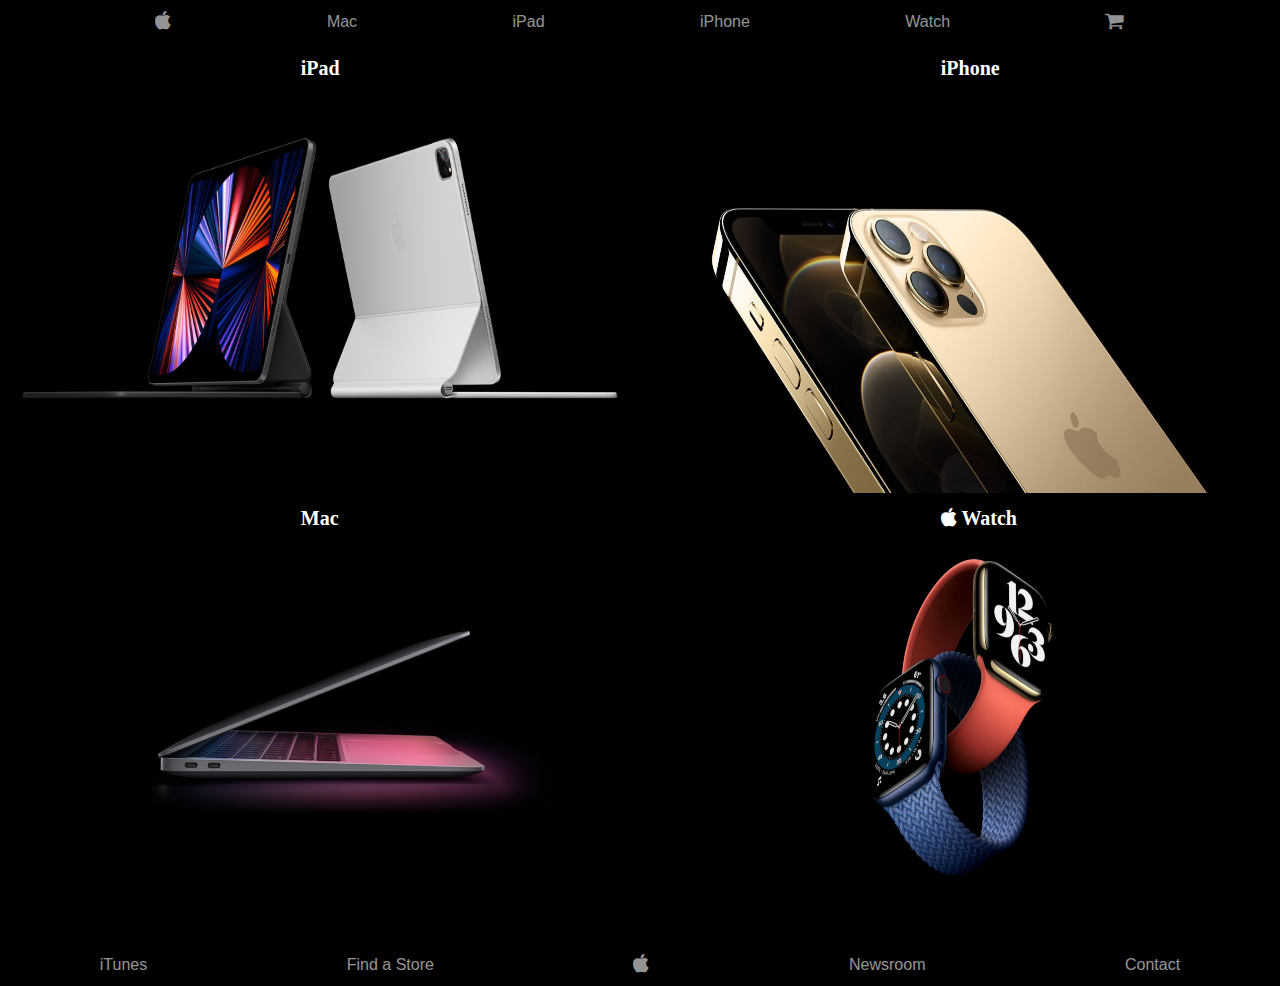
<file: index.html>
<!DOCTYPE html>
<html lang="en">

<head>
    <meta charset="UTF-8">
    <meta http-equiv="X-UA-Compatible" content="IE=edge">
    <meta name="viewport" content="width=device-width, initial-scale=1.0">
    <link rel="stylesheet" href="./CSS/style.css">
    <link rel="stylesheet" href="https://cdnjs.cloudflare.com/ajax/libs/font-awesome/4.7.0/css/font-awesome.min.css">
    <title>Home</title>
</head>

<body>
    <header>
        <nav>
            <ul id="navBar">
                <li class="navList"><a href="./index.html"><i class="fa">&#xf179;</i></a></li>
                <li class="navList"><a href="./HTML/mac.html">Mac</a></li>
                <li class="navList"><a href="./HTML/iPad.html">iPad</a></li>
                <li class="navList"><a href="./HTML/iPhone.html">iPhone</a></li>
                <li class="navList"><a href="./HTML/watch.html">Watch</a></li>
                <li class="navList"><a href="./HTML/cart.html"><i class="fa">&#xf07a;</i></a></li>
            </ul>
        </nav>
    </header>
    <main>
        <section id="imgSection">
            <article class="productImg">
                <h1>iPad</h1>
                <img src="./media/img/ipadSection.jpg">
                <p class="productInfo"><i class="fa">&#xf179;</i><br>Lorem ipsum dolor sit amet consectetur adipisicing
                    elit. Quaerat est facere voluptates?<br>iPad</p>
                <button type="button"><a href="./HTML/iPad.html">Go To Store</a></button>
            </article>
            <article class="productImg">
                <h1>iPhone</h1>
                <img src="./media/img/iphoneSection.jpg">
                <p class="productInfo"><i class="fa">&#xf179;</i><br>Lorem ipsum dolor sit amet consectetur adipisicing
                    elit. Quaerat est facere voluptates?<br>iPhone</p>
                <button type="button"><a href="./HTML/iPhone.html">Go To Store</a></button>
            </article>
            <article class="productImg">
                <h1>Mac</h1>
                <img src="./media/img/macSection.jpg">
                <p class="productInfo"><i class="fa">&#xf179;</i><br>Lorem ipsum dolor sit amet consectetur adipisicing
                    elit. Quaerat est facere voluptates?<br>Mac</p>
                <button type="button"><a href="./HTML/mac.html">Go To Store</a></button>
            </article>
            <article class="productImg">
                <h1><i class="fa">&#xf179;</i> Watch</h1>
                <img src="./media/img/appleWatchSection.jpg">
                <p class="productInfo"><i class="fa">&#xf179;</i><br>Lorem ipsum dolor sit amet consectetur adipisicing
                    elit. Quaerat est facere voluptates?<br>Apple Watch</p>
                <button type="button"><a href="./HTML/watch.html">Go To Store</a></button>
            </article>
        </section>
    </main>
    <footer>
        <ul id="footer">
            <li class="footerLink"><a href="https://www.apple.com/itunes/" target="blank">iTunes</a></li>
            <li class="footerLink"><a href="https://www.apple.com/retail/" target="blank">Find a Store</a></li>
            <li class="footerLink"><a href="./index.html"><i class="fa">&#xf179;</i></a></li>
            <li class="footerLink"><a href="https://www.apple.com/newsroom/" target="blank">Newsroom</a></li>
            <li class="footerLink"><a href="https://www.apple.com/contact/" target="blank">Contact</a></li>
        </ul>
    </footer>
    <script src="./JS/main.js"></script>
</body>

</html>
</file>
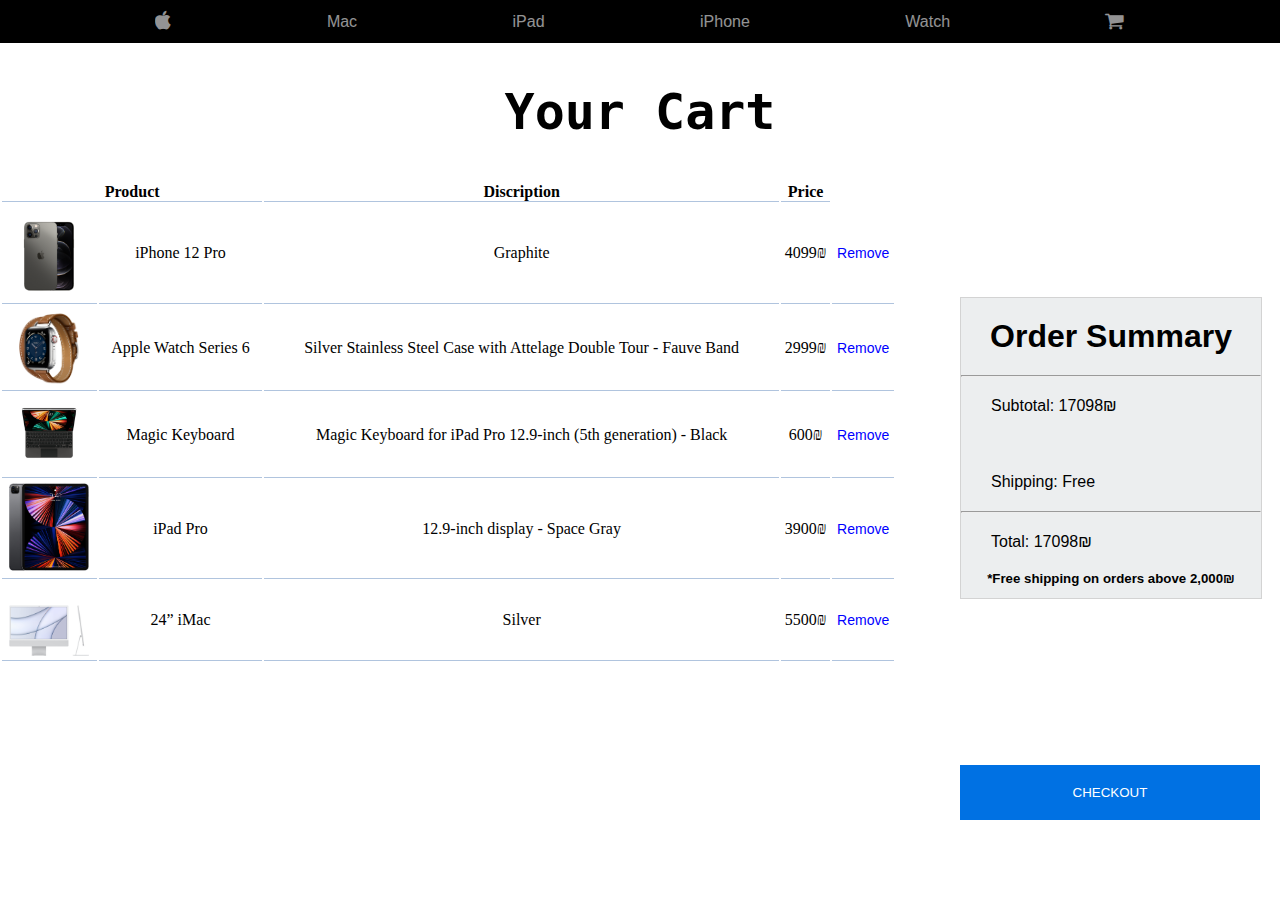
<file: HTML/cart.html>
<!DOCTYPE html>
<html lang="en">

<head>
    <meta charset="UTF-8">
    <meta http-equiv="X-UA-Compatible" content="IE=edge">
    <meta name="viewport" content="width=device-width, initial-scale=1.0">
    <link rel="stylesheet" href="https://cdnjs.cloudflare.com/ajax/libs/font-awesome/4.7.0/css/font-awesome.min.css">
    <link rel="stylesheet" href="../CSS/cart.css">
    <title>Cart</title>
</head>

<body>
    <header>
        <nav>
            <ul id="navBar">
                <li class="navList"><a href="../index.html"><i class="fa">&#xf179;</i></a></li>
                <li class="navList"><a href="./mac.html">Mac</a></li>
                <li class="navList"><a href="./iPad.html">iPad</a></li>
                <li class="navList"><a href="./iPhone.html">iPhone</a></li>
                <li class="navList"><a href="./watch.html">Watch</a></li>
                <li class="navList"><a href="./cart.html"><i class="fa">&#xf07a;</i></a></li>
            </ul>
        </nav>
    </header>
    <main>
        <h1 id="mainTitle">Your Cart</h1>
        <table id="cartTable"></table>
        <section id="orderSummary">
            <h1>Order Summary</h1>
            <hr>
            <p>Subtotal: <span id="sum"></span></p>
            <br>
            <p>Shipping: <span id="shipping"></span></p>
            <hr>
            <p>Total: <span id="total"></span></p>
            <h5>*Free shipping on orders above 2,000₪</h5>
        </section>
        <button type="button" id="checkout">CHECKOUT</button>
    </main>
    <script src="../JS/main.js"></script>
    <script src="../JS/cart.js"></script>
</body>

</html>
</file>
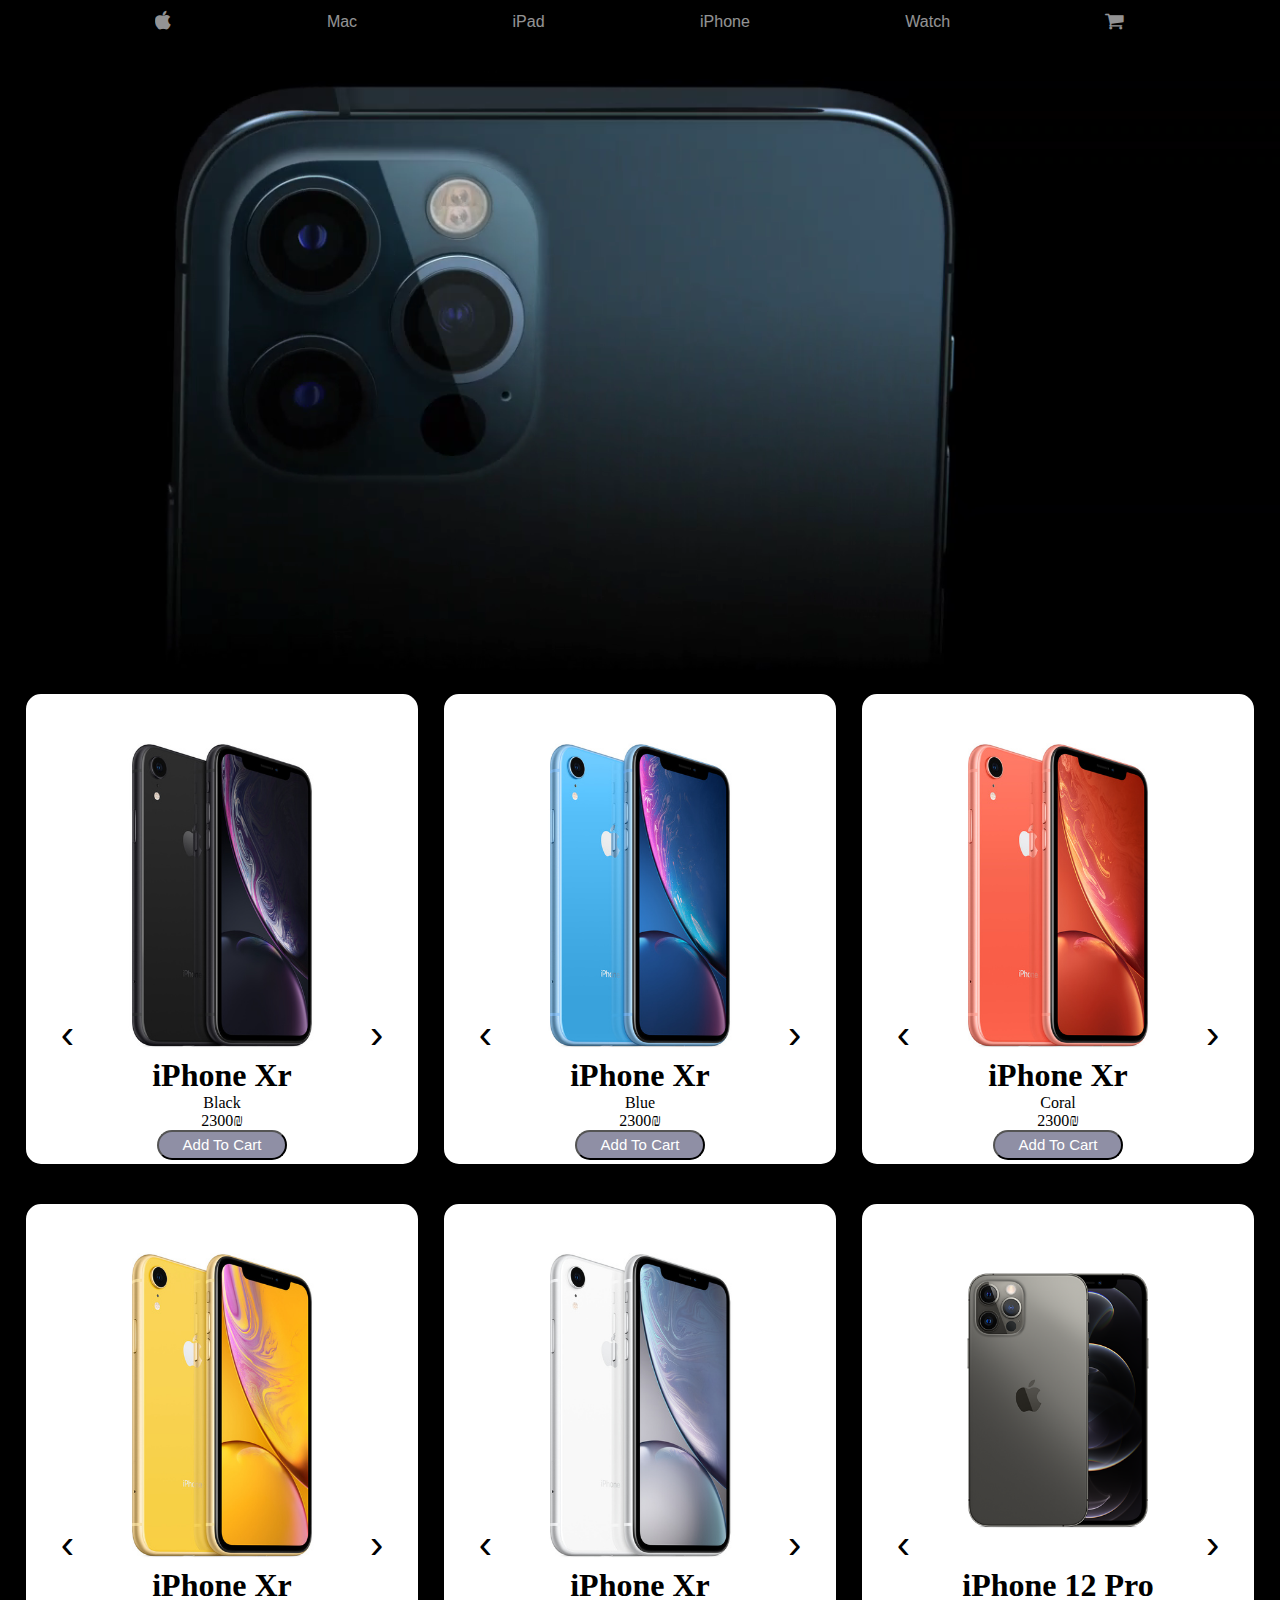
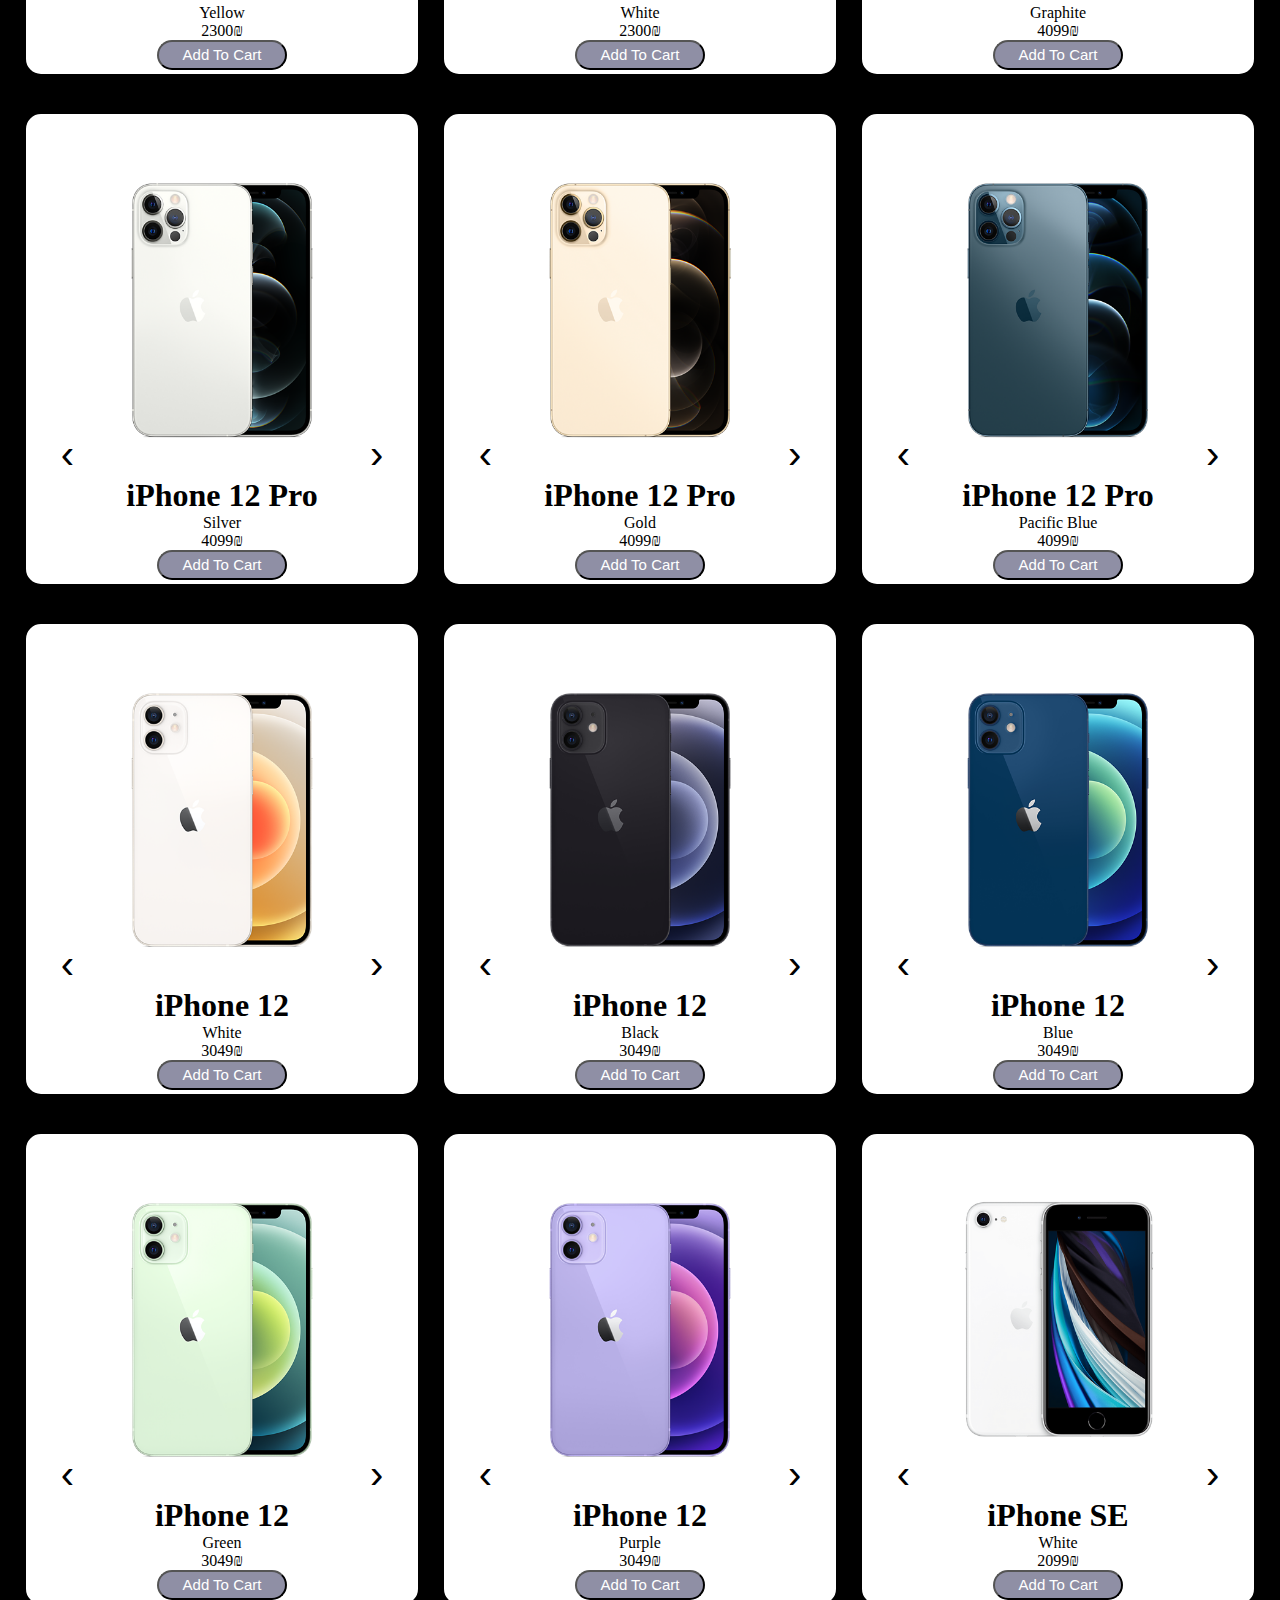
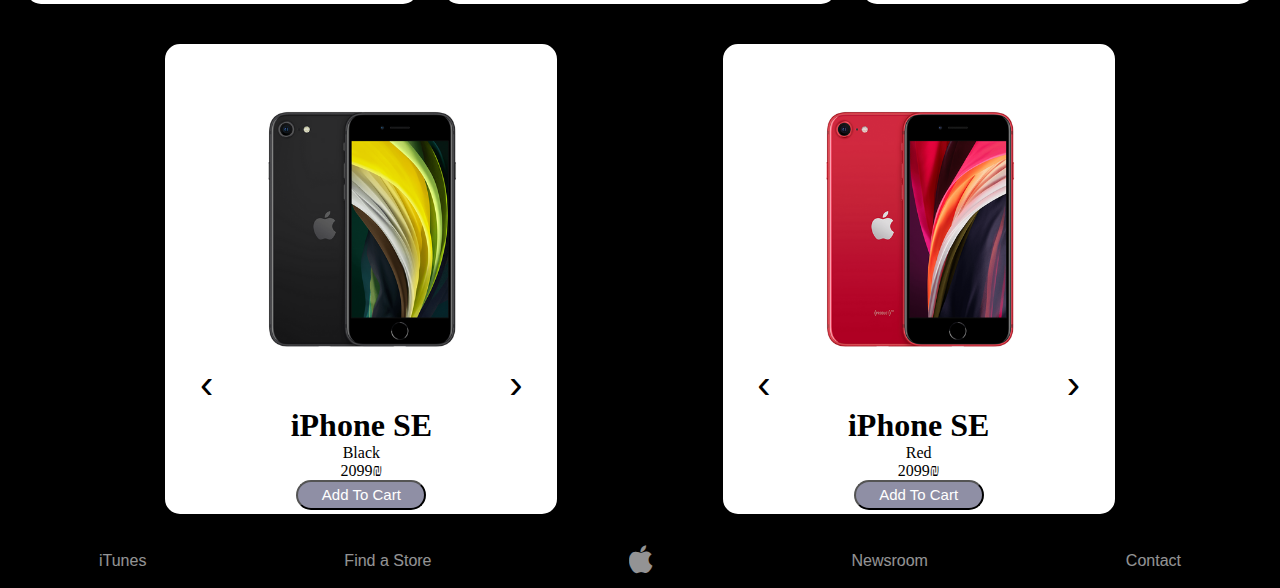
<file: HTML/iPhone.html>
<!DOCTYPE html>
<html lang="en">

<head>
    <meta charset="UTF-8">
    <meta http-equiv="X-UA-Compatible" content="IE=edge">
    <meta name="viewport" content="width=device-width, initial-scale=1.0">
    <link rel="stylesheet" href="https://cdnjs.cloudflare.com/ajax/libs/font-awesome/4.7.0/css/font-awesome.min.css">
    <link rel="stylesheet" href="../CSS/iPhone.css">
    <title>iPhone</title>
</head>

<body>
    <header>
        <nav>
            <ul id="navBar">
                <li class="navList"><a href="../index.html"><i class="fa">&#xf179;</i></a></li>
                <li class="navList"><a href="./mac.html">Mac</a></li>
                <li class="navList"><a href="./iPad.html">iPad</a></li>
                <li class="navList"><a href="./iPhone.html">iPhone</a></li>
                <li class="navList"><a href="./watch.html">Watch</a></li>
                <li class="navList"><a href="./cart.html"><i class="fa">&#xf07a;</i></a></li>
            </ul>
        </nav>
    </header>
    <main>
        <section id="videoSection">
            <h1 id="caption"><i class="fa">&#xf179;</i> iPhone</h1>
            <video autoplay muted>
                <source src="../media/video/lphoneVideo_Trim.mp4" type="video/mp4">
            </video>
        </section>
        <section id="iphoneSection"></section>
    </main>
    <footer>
        <ul id="footer">
            <li class="footerLink"><a href="https://www.apple.com/itunes/" target="blank">iTunes</a></li>
            <li class="footerLink"><a href="https://www.apple.com/retail/" target="blank">Find a Store</a></li>
            <li class="footerLink"><a href="../index.html"><i class="fa">&#xf179;</i></a></li>
            <li class="footerLink"><a href="https://www.apple.com/newsroom/" target="blank">Newsroom</a></li>
            <li class="footerLink"><a href="https://www.apple.com/contact/" target="blank">Contact</a></li>
        </ul>
    </footer>
    <script src="../JS/main.js"></script>
    <script src="../JS/iPhone.js"></script>
</body>

</html>
</file>
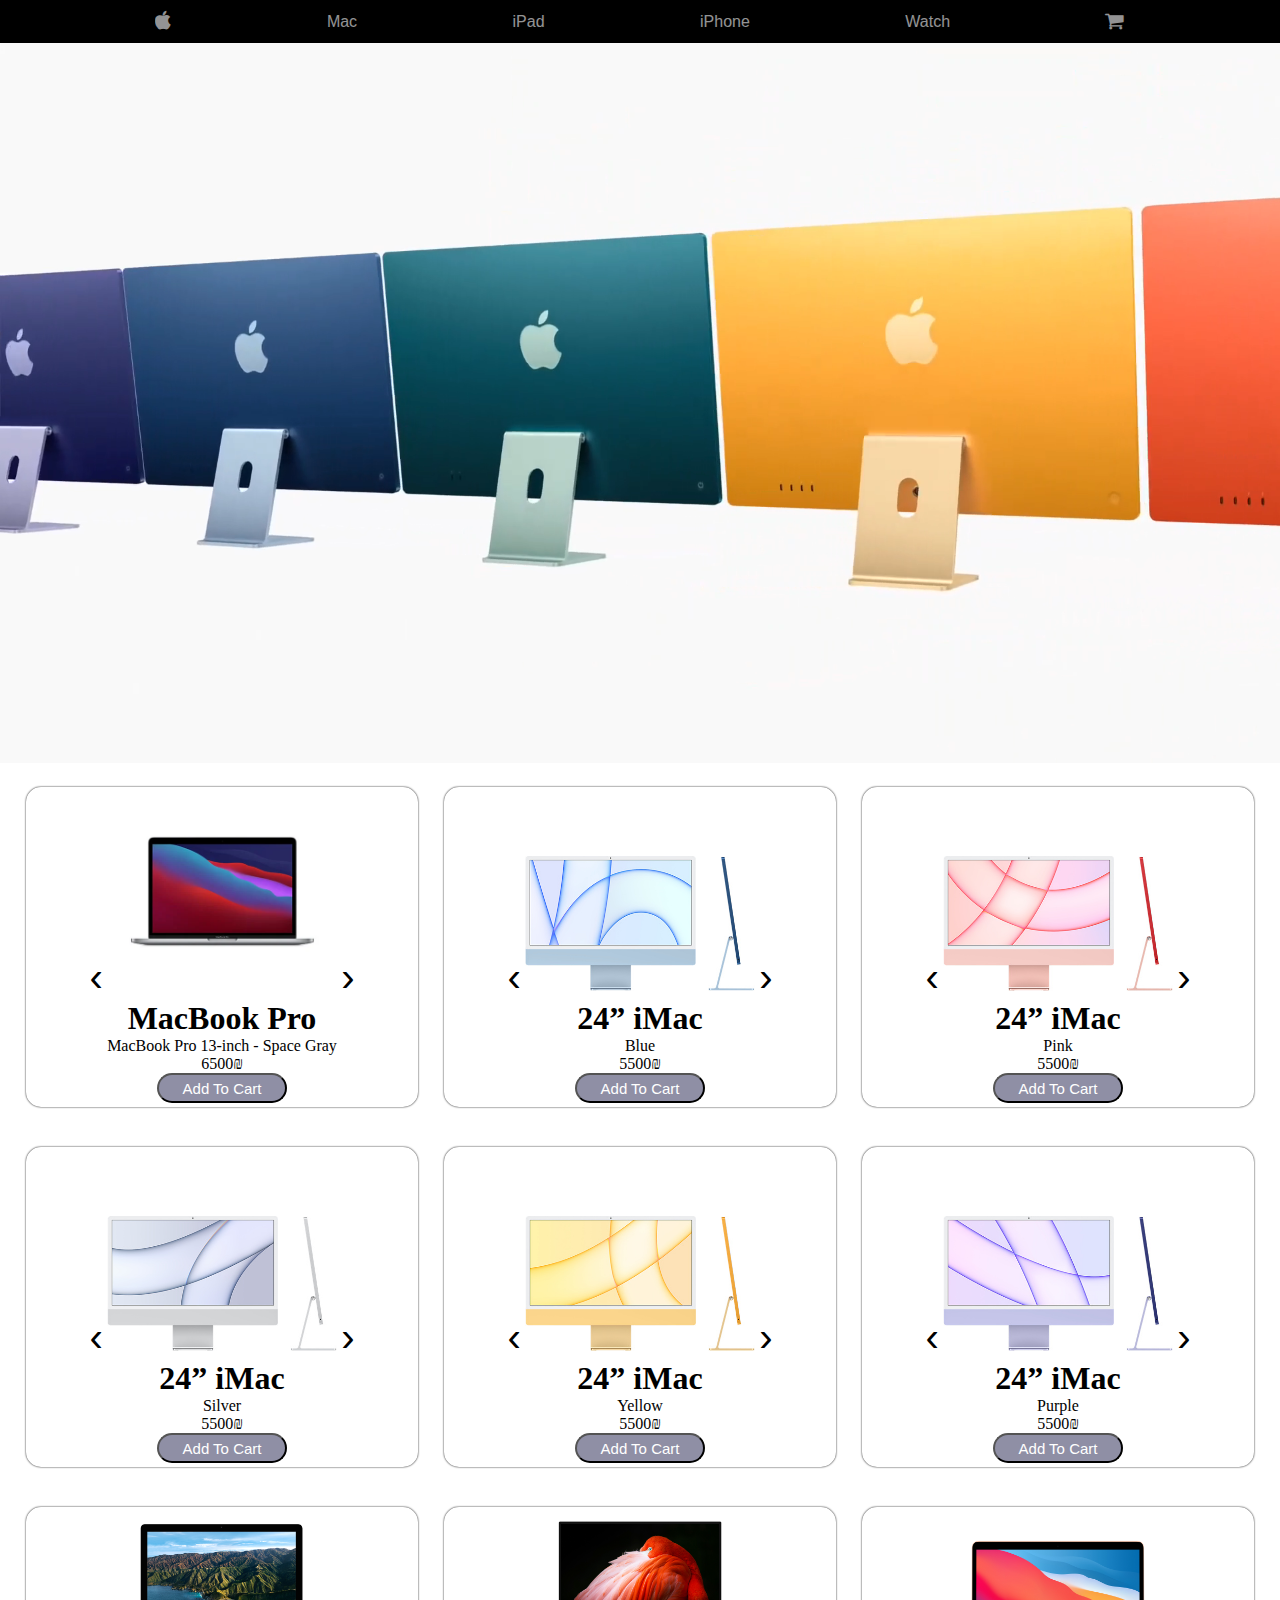
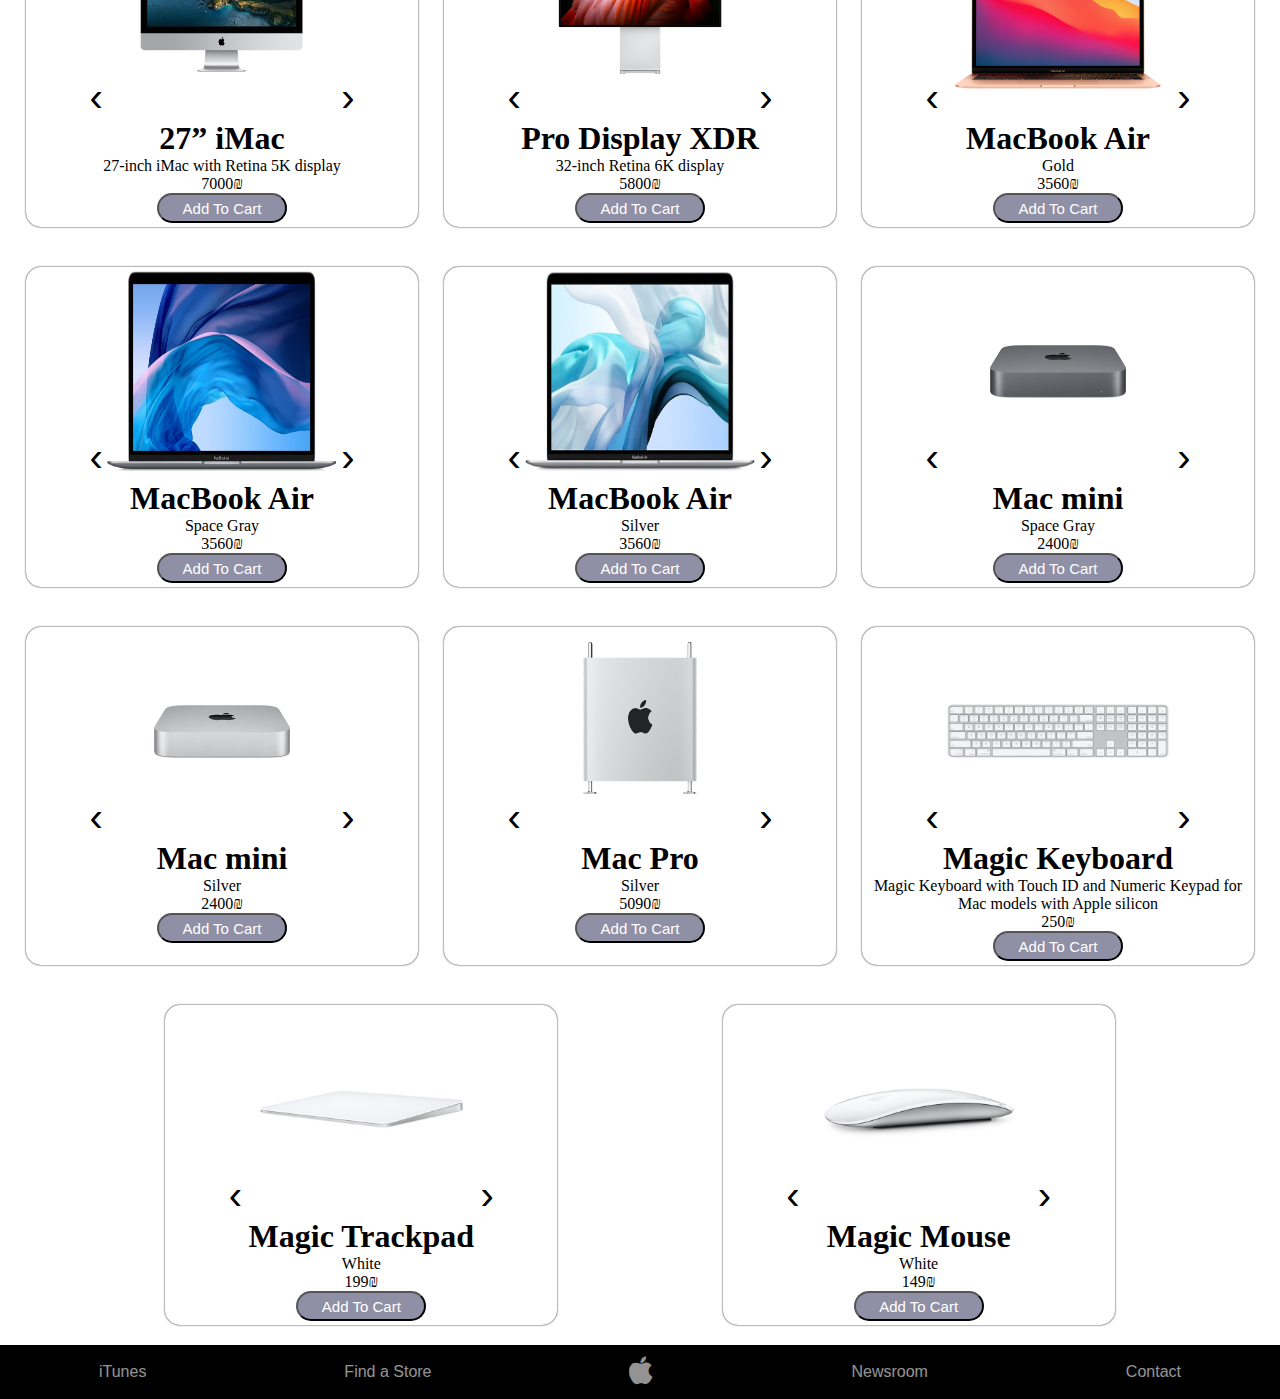
<file: HTML/mac.html>
<!DOCTYPE html>
<html lang="en">

<head>
    <meta charset="UTF-8">
    <meta http-equiv="X-UA-Compatible" content="IE=edge">
    <meta name="viewport" content="width=device-width, initial-scale=1.0">
    <link rel="stylesheet" href="https://cdnjs.cloudflare.com/ajax/libs/font-awesome/4.7.0/css/font-awesome.min.css">
    <link rel="stylesheet" href="../CSS/mac.css">
    <title>Mac</title>
</head>

<body>
    <header>
        <nav>
            <ul id="navBar">
                <li class="navList"><a href="../index.html"><i class="fa">&#xf179;</i></a></li>
                <li class="navList"><a href="./mac.html">Mac</a></li>
                <li class="navList"><a href="./iPad.html">iPad</a></li>
                <li class="navList"><a href="./iPhone.html">iPhone</a></li>
                <li class="navList"><a href="./watch.html">Watch</a></li>
                <li class="navList"><a href="./cart.html"><i class="fa">&#xf07a;</i></a></li>
            </ul>
        </nav>
    </header>
    <main>
        <section id="macBgVideo">
            <h1 id="macCaption"><i class="fa">&#xf179;</i> Mac</h1>
            <video autoplay muted>
                <source src="../media/video/macVideo_Trim.mp4" type="video/mp4">
            </video>
        </section>
        <section id="macSection"></section>
    </main>
    <footer>
        <ul id="footer">
            <li class="footerLink"><a href="https://www.apple.com/itunes/" target="blank">iTunes</a></li>
            <li class="footerLink"><a href="https://www.apple.com/retail/" target="blank">Find a Store</a></li>
            <li class="footerLink"><a href="../index.html"><i class="fa">&#xf179;</i></a></li>
            <li class="footerLink"><a href="https://www.apple.com/newsroom/" target="blank">Newsroom</a></li>
            <li class="footerLink"><a href="https://www.apple.com/contact/" target="blank">Contact</a></li>
        </ul>
    </footer>
    <script src="../JS/main.js"></script>
    <script src="../JS/mac.js"></script>
</body>

</html>
</file>
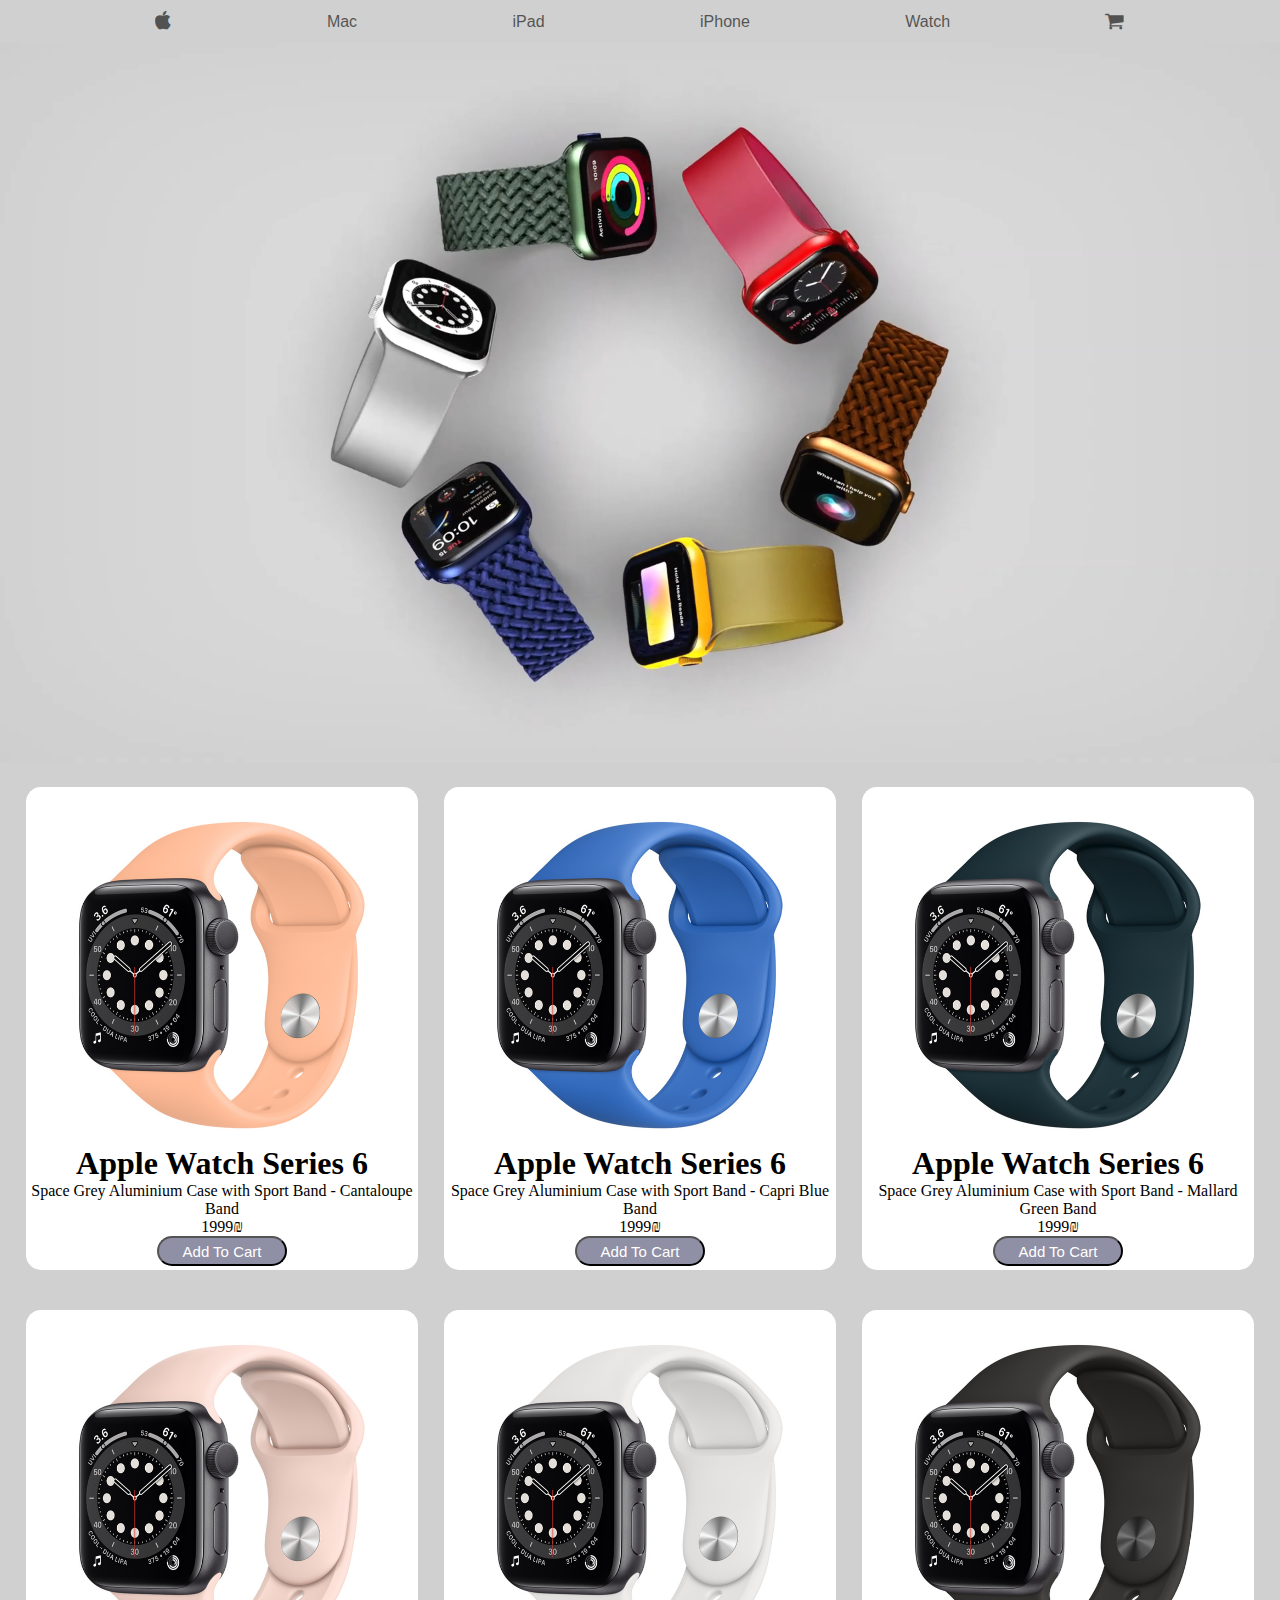
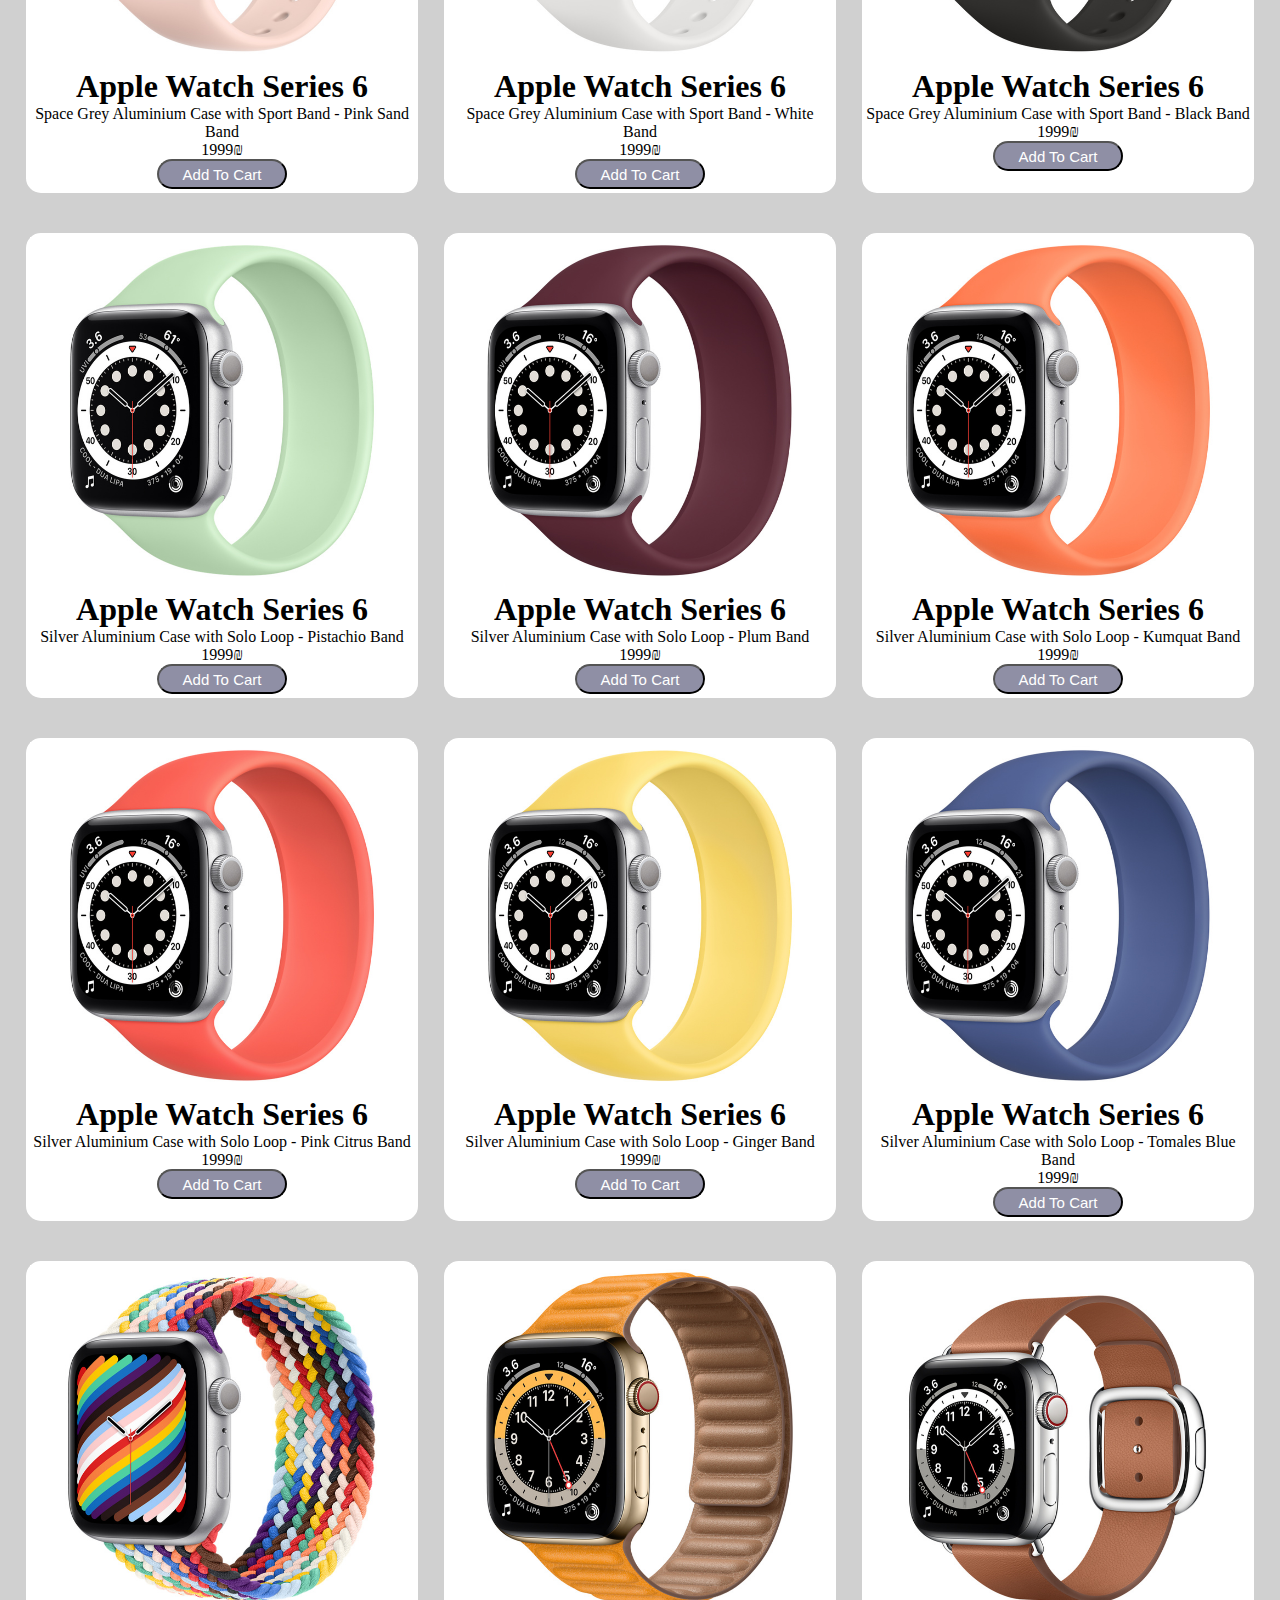
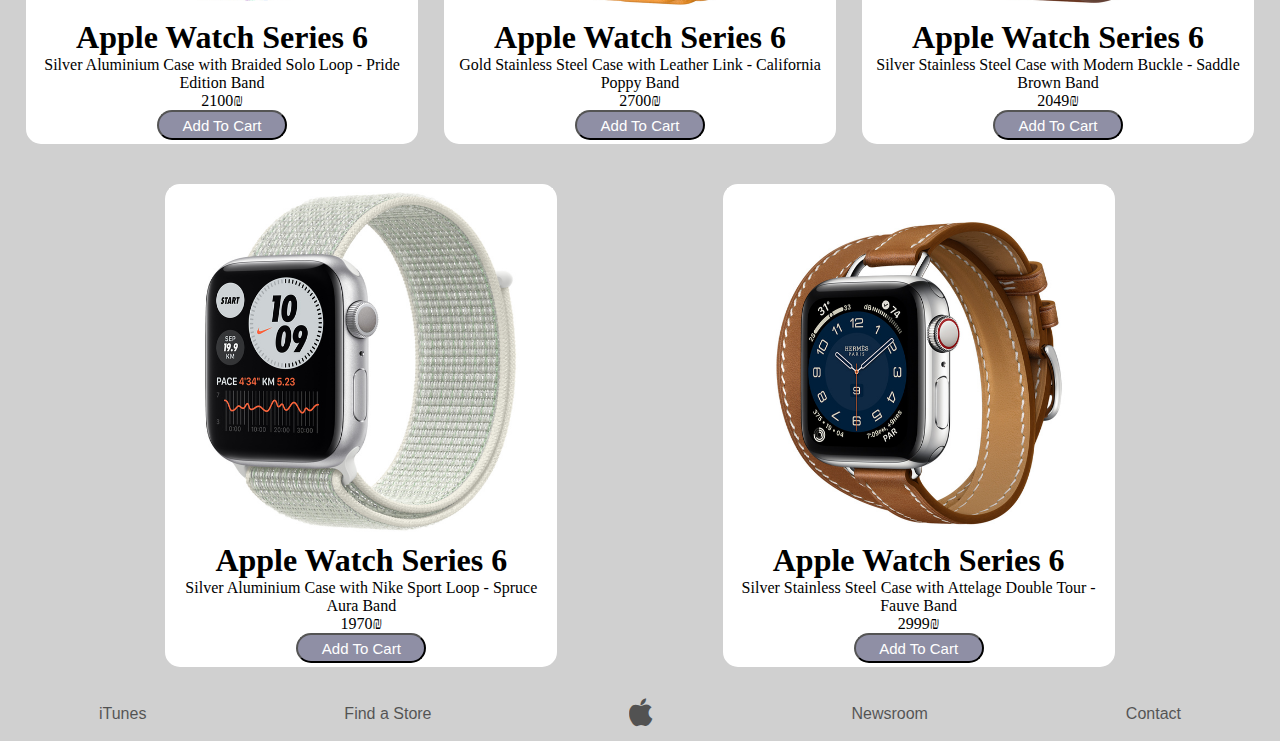
<file: HTML/watch.html>
<!DOCTYPE html>
<html lang="en">

<head>
    <meta charset="UTF-8">
    <meta http-equiv="X-UA-Compatible" content="IE=edge">
    <meta name="viewport" content="width=device-width, initial-scale=1.0">
    <link rel="stylesheet" href="../CSS/watch.css">
    <link rel="stylesheet" href="https://cdnjs.cloudflare.com/ajax/libs/font-awesome/4.7.0/css/font-awesome.min.css">
    <title>Apple Watch</title>
</head>

<body>
    <header>
        <nav>
            <ul id="navBar">
                <li class="navList"><a href="../index.html"><i class="fa">&#xf179;</i></a></li>
                <li class="navList"><a href="./mac.html">Mac</a></li>
                <li class="navList"><a href="./iPad.html">iPad</a></li>
                <li class="navList"><a href="./iPhone.html">iPhone</a></li>
                <li class="navList"><a href="./watch.html">Watch</a></li>
                <li class="navList"><a href="./cart.html"><i class="fa">&#xf07a;</i></a></li>
            </ul>
        </nav>
    </header>
    <main>
        <section id="appleWatchVideoCover">
            <h3 id="appleWatchVideoTitle"><i class="fa">&#xf179;</i> WATCH</h3>
            <video autoplay muted>
                <source src="../media/video/appleWatch_Trim.mp4" type="video/mp4">
            </video>
        </section>
    </main>
    <section id="appleWatchSection"></section>
    <footer>
        <ul id="footer">
            <li class="footerLink"><a href="https://www.apple.com/itunes/" target="blank">iTunes</a></li>
            <li class="footerLink"><a href="https://www.apple.com/retail/" target="blank">Find a Store</a></li>
            <li class="footerLink"><a href="../index.html"><i class="fa">&#xf179;</i></a></li>
            <li class="footerLink"><a href="https://www.apple.com/newsroom/" target="blank">Newsroom</a></li>
            <li class="footerLink"><a href="https://www.apple.com/contact/" target="blank">Contact</a></li>
        </ul>
    </footer>
    <script src="../JS/main.js"></script>
    <script src="../JS/watch.js"></script>
</body>

</html>
</file>
<file: CSS/style.css>
*{
    margin: 0;
    padding: 0;
}

#navBar{
    display: flex;
    justify-content: space-evenly;
    align-items: center;
    background: black;
    width: 100%;
    height: auto;
}

.navList{
    list-style-type: none;
    padding: 10px 0;
}

.navList a{
    color: #f5f5f7;
    text-decoration: none;
    opacity: 0.6;
    transition: 500ms;
    font-family: Arial, Helvetica, sans-serif;
}

.navList:first-child{
    font-size: 20px;
}

.navList:last-child{
    font-size: 20px;
}

.navList a:hover{
    opacity: 1;
}

#imgSection{
    display: flex;
    flex-wrap: wrap;
    width: 100%;
    height: 100vh;
}

.productImg{
    position: relative;
    width: 50%;
    height: 50%;
    transition: 1s;
}

.productImg h1{
    position: absolute;
    color: white;
    left: 47%;
    top: 3%;
    font-size: 20px;
}

.productInfo{
    position: absolute;
    color: white;
    left: 30%;
    top: 12%;
    width: 40%;
    text-align: center;
    font-size: 20px;
    opacity: 0;
    transition: 2s;
}

.productImg button{
    position: absolute;
    color: white;
    left: 40%;
    top: 75%;
    width: 20%;
    border: none;
    padding: 10px;
    background: #0071e3;
    opacity: 0;
    transition: 3s;
}

.productImg button a{
    text-decoration: none;
    color: white;
    font-family: Arial, Helvetica, sans-serif;
}

.productImg img{
    width: 100%;
   height: 100%;
}

.productImg:hover img{
    filter: brightness(30%);
}

.productImg:hover button{
    opacity: 1;
}

.productImg:hover p{
    opacity: 1;
}

#footer{
    width: 100%;
    height: auto;
    display: flex;
    justify-content: space-around;
    align-items: center;
    background: black;
}

.footerLink{
    list-style-type: none;
    padding: 10px 0;
}

.footerLink a{
    color: #f5f5f7;
    text-decoration: none;
    opacity: 0.6;
    transition: 500ms;
    font-family: Arial, Helvetica, sans-serif;
}

.footerLink:nth-child(3){
    font-size: 20px;
}

.footerLink a:hover{
    opacity: 1;
}

@media screen and (max-width: 769px) {
    .productImg{
        width: 100%;
        height: 100%;
    }

    #footer{
        position: relative;
        top: 1570px;
    }
}

@media screen and (max-width: 426px) {
    .productImg button{
        left: 35%;
        width: 30%;
    }
}
</file>
<file: CSS/cart.css>
*{
    margin: 0;
    padding: 0;
}

#navBar{
    display: flex;
    justify-content: space-evenly;
    align-items: center;
    background: black;
    width: 100%;
    height: auto;
}

.navList{
    list-style-type: none;
    padding: 10px 0;
}

.navList a{
    color: #f5f5f7;
    text-decoration: none;
    opacity: 0.6;
    transition: 500ms;
    font-family: Arial, Helvetica, sans-serif;
}

.navList:first-child{
    font-size: 20px;
}

.navList:last-child{
    font-size: 20px;
}

.navList a:hover{
    opacity: 1;
}

#mainTitle{
    padding: 40px;
    text-align: center;
    font-size: 50px;
    font-family: monospace;
}

.cartImg{
    width: 80px;
    height: auto;
}

#cartTable{
    width: 70%;
    height: auto;
}

#cartTable td{
    border-bottom: 1px solid lightsteelblue;
    text-align: center;
}

#cartTable th{
    border-bottom: 1px solid lightsteelblue;
}

.removeBtn{
    font-size: 14px;
    color: blue;
    background: transparent;
    border: transparent;
    cursor: pointer;
}

.removeBtn:hover{
    text-decoration: underline;
}

#orderSummary{
    position: absolute;
    width: 300px;
    height: 300px;
    background: rgb(174 181 187 / 23%);
    border: 1px solid lightgrey;
    top: 33%;
    left: 75%;
    font-family: Arial, Helvetica, sans-serif;
}

#orderSummary h1{
    text-align: center;
    padding: 20px 0;
}

#orderSummary p{
    padding: 20px 30px;
}

#orderSummary h5{
   text-align: center;
}

#checkout{
    position: absolute;
    color: white;
    width: 300px;
    border: none;
    padding: 20px;
    background: #0071e3;
    left: 75%;
    top: 85%;
    cursor: pointer;
}

@media screen and (max-width:1025px) {
    #cartTable{
        width: 60%;
    }

    #orderSummary{
        top: 38%;
        left: 62%;
    }
    
    #checkout{
        top: 97%;
        left: 69%;
    }
}

@media screen and (max-width:769px) {
    #cartTable{
        width: 97%;
    }

    #orderSummary{
        top: 700px;
        left: 30%;
    }
    
    #checkout{
        top: 1020px;
        left: 30%;
    }
}

@media screen and (max-width:426px) {
    #orderSummary{
        top: 700px;
        left: 17%;
    }
    
    #checkout{
        top: 1020px;
        left: 17%;
    }
}
</file>
<file: CSS/iPhone.css>
*{
    margin: 0;
    padding: 0;
}

body{
    background: black;
}

#navBar{
    display: flex;
    justify-content: space-evenly;
    align-items: center;
    width: 100%;
    height: auto;
}

.navList{
    list-style-type: none;
    padding: 10px 0;
}

.navList a{
    color: #f5f5f7;
    text-decoration: none;
    opacity: 0.6;
    transition: 500ms;
    font-family: Arial, Helvetica, sans-serif;
}

.navList:first-child{
    font-size: 20px;
}

.navList:last-child{
    font-size: 20px;
}

.navList a:hover{
    opacity: 1;
}

#videoSection{
    position: relative;
    width: 100%;
}

#videoSection video{
    width: 100%;
}

#caption{
    position: absolute;
    color: white;
    font-size: 70px;
    top: 42%;
    left: 42%;
    opacity: 0;
    animation: showText 2s linear 3s forwards;
}

@keyframes showText {
    0%{
        opacity: 0.2;
    }
    25%{
        opacity: 0.3;
    }
    50%{
        opacity: 0.5;
    }
    100%{
        opacity: 1;
    }
}

#iphoneSection{
    display: flex;
    flex-wrap: wrap;
    justify-content: space-evenly;
}

.iphoneImg{
    width: 75%;
    height: 350px;
}

#iphoneSection article{
    width: 30%;
    height: auto;
    text-align: center;
    border: 4px solid white;
    box-shadow: 0px 0px 2px;
    border-radius: 15px;
    background: white;
    transition-duration: 600ms;
    margin: 20px 0px;
}

#iphoneSection article:hover{
    transform: scale(1.02);
}

.iphoneCartBtn{
    background: rgb(143, 143, 165);
    color: white;
    border-radius: 15px;
    font-size: 15px;
    width: 130px;
    height: 30px;
    font-family: Arial, Helvetica, sans-serif;
    transition-duration: 1s;
}

.iphoneCartBtn:hover{
    background: black;
}

.iphonePreviousButton{
    background: transparent;
    border: transparent;
    color: black;
    font-size: 40px;

}

.iphoneNextButton{
    background: transparent;
    border: transparent;
    color: black;
    font-size: 40px;
}

.iphonePreviousButton:hover{
    cursor: pointer;
}

.iphoneNextButton:hover{
    cursor: pointer;
}

#footer{
    width: 100%;
    height: auto;
    display: flex;
    justify-content: space-around;
    align-items: center;
}

.footerLink{
    list-style-type: none;
    padding: 10px 0;
}

.footerLink a{
    color: #f5f5f7;
    text-decoration: none;
    opacity: 0.6;
    transition: 500ms;
    font-family: Arial, Helvetica, sans-serif;
}

.footerLink:nth-child(3){
    font-size: 30px;
}

.footerLink a:hover{
    opacity: 1;
}

@media screen and (max-width:769px) {
    #caption{
        font-size: 60px;
        left: 35%;
    }

    #iphoneSection article{
        width: 45%;
    }

    .iphoneImg{
        width: 70%;
        height: 300px;
    } 
}

@media screen and (max-width:426px) {
    #caption{
        font-size: 40px;
        left: 30%;
    }

    #iphoneSection article{
        width: 95%;
    }

    .iphoneImg{
        width: 60%;
        height: 250px;
    } 
}
</file>
<file: CSS/mac.css>
*{
    margin: 0;
    padding: 0;
}

#navBar{
    display: flex;
    justify-content: space-evenly;
    align-items: center;
    background: black;
    width: 100%;
    height: auto;
}

.navList{
    list-style-type: none;
    padding: 10px 0;
}

.navList a{
    color: #f5f5f7;
    text-decoration: none;
    opacity: 0.6;
    transition: 500ms;
    font-family: Arial, Helvetica, sans-serif;
}

.navList:first-child{
    font-size: 20px;
}

.navList:last-child{
    font-size: 20px;
}

.navList a:hover{
    opacity: 1;
}

#macBgVideo{
    width: 100%;
    position: relative;
}

#macBgVideo video{
    width: 100%;
    height: auto;
}

#macCaption{
    position: absolute;
    top: 5%;
    left: 42%;
    font-size: 65px;
    text-align: center;
    opacity: 0;
    animation: showText 2s linear 5s forwards;
}

@keyframes showText {
    0%{
        opacity: 0.2;
    }
    25%{
        opacity: 0.3;
    }
    50%{
        opacity: 0.5;
    }
    100%{
        opacity: 1;
    }
}

#macSection{
    display: flex;
    flex-wrap: wrap;
    justify-content: space-evenly;
}

.macImg{
    width: 60%;
    height: 200px;
}

#macSection article{
    width: 30%;
    height: auto;
    text-align: center;
    border: 4px solid white;
    box-shadow: 0px 0px 2px;
    border-radius: 15px;
    background: white;
    transition-duration: 600ms;
    margin: 20px 0px;
}

#macSection article:hover{
    transform: scale(1.02);
}

.macCartBtn{
    background: rgb(143, 143, 165);
    color: white;
    border-radius: 15px;
    font-size: 15px;
    width: 130px;
    height: 30px;
    font-family: Arial, Helvetica, sans-serif;
    transition-duration: 1s;
}

.macCartBtn:hover{
    background: black;
}

.macPreviousButton{
    background: transparent;
    border: transparent;
    color: black;
    font-size: 40px;

}

.macNextButton{
    background: transparent;
    border: transparent;
    color: black;
    font-size: 40px;
}

.macPreviousButton:hover{
    cursor: pointer;
}

.macNextButton:hover{
    cursor: pointer;
}

#footer{
    width: 100%;
    height: auto;
    display: flex;
    justify-content: space-around;
    align-items: center;
    background: black;
}

.footerLink{
    list-style-type: none;
    padding: 10px 0;
}

.footerLink a{
    color: #f5f5f7;
    text-decoration: none;
    opacity: 0.6;
    transition: 500ms;
    font-family: Arial, Helvetica, sans-serif;
}

.footerLink:nth-child(3){
    font-size: 30px;
}

.footerLink a:hover{
    opacity: 1;
}

@media screen and (max-width:769px) {
    #macSection article{
        width: 48%;
    }
    #macCaption{
        left: 40%;
        font-size: 45px;
    }
}

@media screen and (max-width:426px) {
    #macSection article{
        width: 95%;
    }
    #macCaption{
        left: 38%;
        font-size: 35px;
    }
}
</file>
<file: CSS/watch.css>
*{
    margin: 0;
    padding: 0;
}

body{
    background: #d0d0d0;
}

#navBar{
    display: flex;
    justify-content: space-evenly;
    align-items: center;
    width: 100%;
    height: auto;
}

.navList{
    list-style-type: none;
    padding: 10px 0;
}

.navList a{
    color: black;
    text-decoration: none;
    opacity: 0.6;
    transition: 500ms;
    font-family: Arial, Helvetica, sans-serif;
}

.navList:first-child{
    font-size: 20px;
}

.navList:last-child{
    font-size: 20px;
}

.navList a:hover{
    opacity: 1;
}

#appleWatchVideoCover{
    width: 100%;
    position: relative;
}

#appleWatchVideoCover video{
    width: 100%;
}

#appleWatchVideoTitle{
    position: absolute;
    color: black;
    font-size: 30px;
    top: 47%;
    left: 43%;
    opacity: 0;
    animation: showWatchLogo 2s linear 2100ms forwards;
}

@keyframes showWatchLogo {
    25%{
        opacity: 0.2;
    }
    50%{
        opacity: 0.5;
    }
    75%{
        opacity: 0.7;
    }
    100%{
        opacity: 1;
    }
}

.appleWatchImg{
    width: 100%;
    height: 350px;
}

#appleWatchSection{
    display: flex;
    flex-wrap: wrap;
    justify-content: space-evenly;
}

#appleWatchSection article{
    width: 30%;
    height: auto;
    text-align: center;
    border: 4px solid white;
    border-radius: 15px;
    margin: 20px 0px;
    background: white;
}

.watchCartBtn{
    background: rgb(143, 143, 165);
    color: white;
    border-radius: 15px;
    font-size: 15px;
    width: 130px;
    height: 30px;
    font-family: Arial, Helvetica, sans-serif;
    transition-duration: 1s;
}

.watchCartBtn:hover{
    background: black;
}

#footer{
    width: 100%;
    height: auto;
    display: flex;
    justify-content: space-around;
    align-items: center;
}

.footerLink{
    list-style-type: none;
    padding: 10px 0;
}

.footerLink a{
    color: black;
    text-decoration: none;
    opacity: 0.6;
    transition: 500ms;
    font-family: Arial, Helvetica, sans-serif;
}

.footerLink:nth-child(3){
    font-size: 30px;
}

.footerLink a:hover{
    opacity: 1;
}

@media screen and (max-width: 769px) {
    #appleWatchVideoTitle{
        font-size: 25px;
        left: 42%;
    }

    #appleWatchSection article{
        width: 47%;
    }

    .appleWatchImg{
        width: 100%;
        height: 270px;
    }
}

@media screen and (max-width: 426px) {
    #appleWatchVideoTitle{
        font-size: 15px;
        left: 42%;
    }

    #appleWatchSection article{
        width: 95%;
    }

    .appleWatchImg{
        width: 60%;
        height: 180px;
    }
}
</file>
